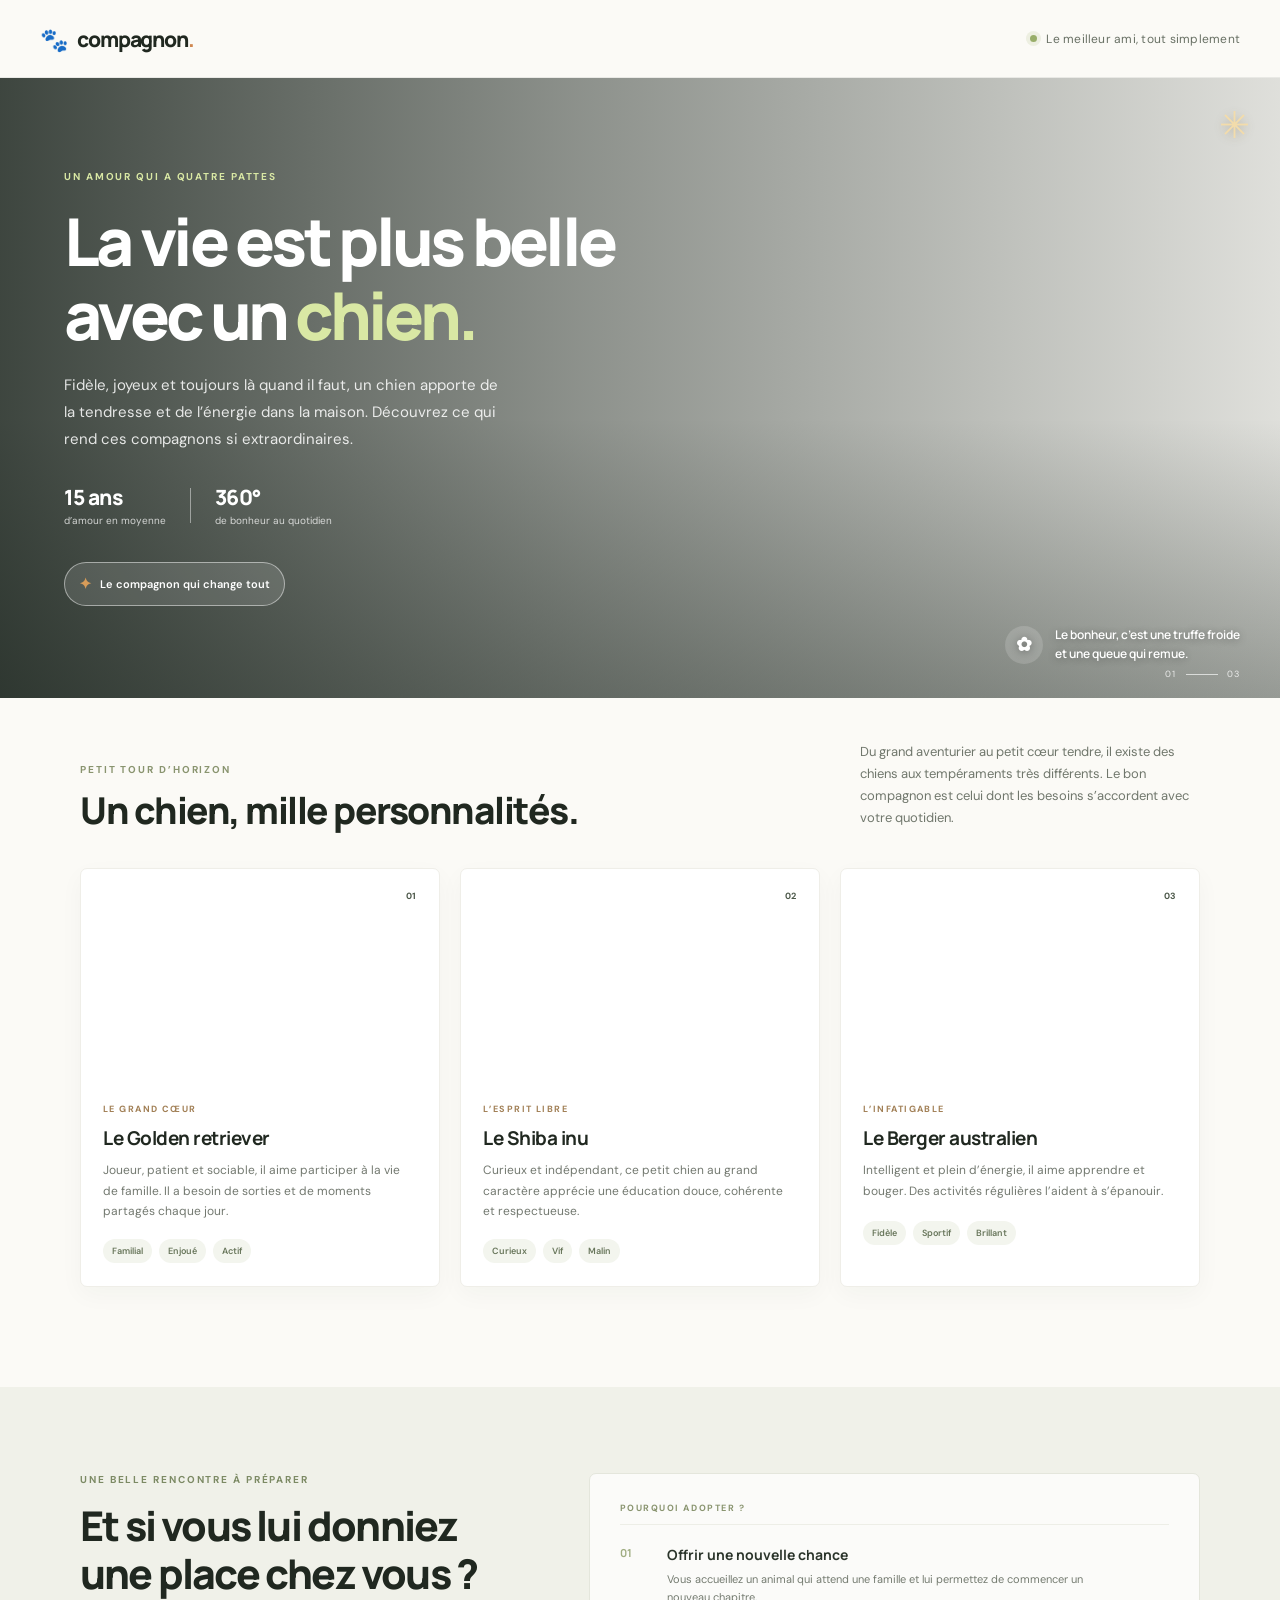
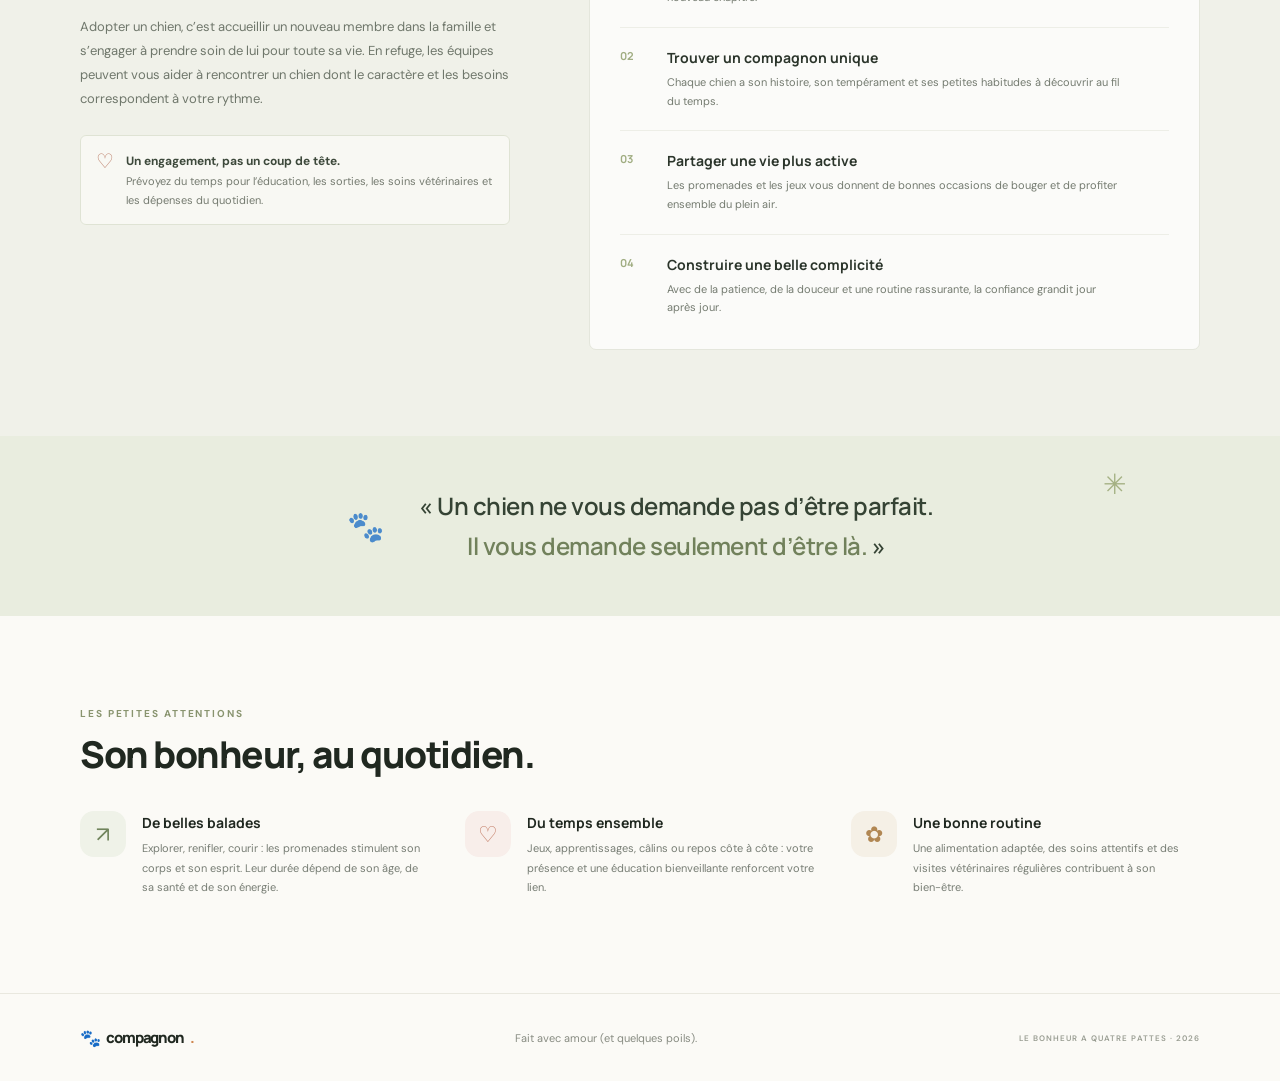
<file: Chien/index.html>
<!DOCTYPE html>
<html lang="fr">
<head>
    <meta charset="UTF-8">
    <meta name="viewport" content="width=device-width, initial-scale=1.0">
    <meta name="description" content="Dcoécouvrez le monde des chiens : races, conseils et belles histoires de compagnons fidèles.">
    <title>Compagnon — Le monde des chiens</title>
    <link rel="preconnect" href="https://fonts.googleapis.com">
    <link rel="preconnect" href="https://fonts.gstatic.com" crossorigin>
    <link href="https://fonts.googleapis.com/css2?family=DM+Sans:wght@400;500;600;700&family=Manrope:wght@400;500;600;700;800&display=swap" rel="stylesheet">
    <link rel="stylesheet" href="../css/Chien.css">
</head>
<body>
    <header class="topbar">
        <div class="topbar-inner">
            <div class="brand" aria-label="Compagnon, accueil">
                <span class="brand-mark" aria-hidden="true">🐾</span>
                <span>compagnon<span class="brand-dot">.</span></span>
            </div>
            <div class="header-note"><span class="status-dot"></span> Le meilleur ami, tout simplement</div>
        </div>
    </header>

    <main>
        <section class="hero" aria-labelledby="hero-title">
            <div class="hero-copy">
                <p class="eyebrow"><span>UN AMOUR QUI A QUATRE PATTES</span></p>
                <h1 id="hero-title">La vie est plus belle<br>avec un <span>chien.</span></h1>
                <p class="hero-text">Fidèle, joyeux et toujours là quand il faut, un chien apporte de la tendresse et de l’énergie dans la maison. Découvrez ce qui rend ces compagnons si extraordinaires.</p>
                <div class="hero-facts">
                    <div class="fact"><strong>15 ans</strong><span>d’amour en moyenne</span></div>
                    <div class="fact-divider"></div>
                    <div class="fact"><strong>360°</strong><span>de bonheur au quotidien</span></div>
                </div>
                <div class="hero-tag"><span aria-hidden="true">✦</span> Le compagnon qui change tout</div>
            </div>
            <div class="hero-photo" role="img" aria-label="Un chien heureux qui profite du soleil">
                <div class="photo-caption"><span class="caption-icon" aria-hidden="true">✿</span><span>Le bonheur, c’est une truffe froide<br>et une queue qui remue.</span></div>
                <span class="photo-sun" aria-hidden="true">✳</span>
            </div>
            <div class="hero-index" aria-hidden="true">01 <span></span> 03</div>
        </section>

        <section class="discover section-wrap" aria-labelledby="discover-title">
            <div class="section-heading">
                <div>
                    <p class="eyebrow eyebrow-dark">PETIT TOUR D’HORIZON</p>
                    <h2 id="discover-title">Un chien, mille personnalités.</h2>
                </div>
                <p class="section-intro">Du grand aventurier au petit cœur tendre, il existe des chiens aux tempéraments très différents. Le bon compagnon est celui dont les besoins s’accordent avec votre quotidien.</p>
            </div>
            <div class="breed-grid">
                <article class="breed-card breed-card-golden">
                    <div class="breed-image golden-image" role="img" aria-label="Golden retriever dans un champ"></div>
                    <div class="breed-content"><span class="breed-label">LE GRAND CŒUR</span><h3>Le Golden retriever</h3><p>Joueur, patient et sociable, il aime participer à la vie de famille. Il a besoin de sorties et de moments partagés chaque jour.</p><div class="traits"><span>Familial</span><span>Enjoué</span><span>Actif</span></div></div>
                    <span class="card-number">01</span>
                </article>
                <article class="breed-card breed-card-shiba">
                    <div class="breed-image shiba-image" role="img" aria-label="Shiba inu au pelage roux"></div>
                    <div class="breed-content"><span class="breed-label">L’ESPRIT LIBRE</span><h3>Le Shiba inu</h3><p>Curieux et indépendant, ce petit chien au grand caractère apprécie une éducation douce, cohérente et respectueuse.</p><div class="traits"><span>Curieux</span><span>Vif</span><span>Malin</span></div></div>
                    <span class="card-number">02</span>
                </article>
                <article class="breed-card breed-card-berger">
                    <div class="breed-image berger-image" role="img" aria-label="Berger australien attentif dans la nature"></div>
                    <div class="breed-content"><span class="breed-label">L’INFATIGABLE</span><h3>Le Berger australien</h3><p>Intelligent et plein d’énergie, il aime apprendre et bouger. Des activités régulières l’aident à s’épanouir.</p><div class="traits"><span>Fidèle</span><span>Sportif</span><span>Brillant</span></div></div>
                    <span class="card-number">03</span>
                </article>
            </div>
        </section>

        <section class="adoption" aria-labelledby="adoption-title">
            <div class="adoption-inner">
                <div class="adoption-intro">
                    <p class="eyebrow">UNE BELLE RENCONTRE À PRÉPARER</p>
                    <h2 id="adoption-title">Et si vous lui donniez une place chez vous&nbsp;?</h2>
                    <p>Adopter un chien, c’est accueillir un nouveau membre dans la famille et s’engager à prendre soin de lui pour toute sa vie. En refuge, les équipes peuvent vous aider à rencontrer un chien dont le caractère et les besoins correspondent à votre rythme.</p>
                    <div class="adoption-reminder"><span aria-hidden="true">♡</span><p><strong>Un engagement, pas un coup de tête.</strong><br>Prévoyez du temps pour l’éducation, les sorties, les soins vétérinaires et les dépenses du quotidien.</p></div>
                </div>
                <div class="reasons-panel">
                    <p class="reasons-kicker">POURQUOI ADOPTER ?</p>
                    <article class="reason"><span class="reason-number">01</span><div><h3>Offrir une nouvelle chance</h3><p>Vous accueillez un animal qui attend une famille et lui permettez de commencer un nouveau chapitre.</p></div></article>
                    <article class="reason"><span class="reason-number">02</span><div><h3>Trouver un compagnon unique</h3><p>Chaque chien a son histoire, son tempérament et ses petites habitudes à découvrir au fil du temps.</p></div></article>
                    <article class="reason"><span class="reason-number">03</span><div><h3>Partager une vie plus active</h3><p>Les promenades et les jeux vous donnent de bonnes occasions de bouger et de profiter ensemble du plein air.</p></div></article>
                    <article class="reason"><span class="reason-number">04</span><div><h3>Construire une belle complicité</h3><p>Avec de la patience, de la douceur et une routine rassurante, la confiance grandit jour après jour.</p></div></article>
                </div>
            </div>
        </section>

        <section class="quote-band" aria-label="Une pensée sur les chiens">
            <span class="quote-paw" aria-hidden="true">🐾</span>
            <p>« Un chien ne vous demande pas d’être parfait.<br><span>Il vous demande seulement d’être là.</span> »</p>
            <span class="quote-sparkle" aria-hidden="true">✳</span>
        </section>

        <section class="care section-wrap" aria-labelledby="care-title">
            <div class="care-heading"><p class="eyebrow eyebrow-dark">LES PETITES ATTENTIONS</p><h2 id="care-title">Son bonheur, au quotidien.</h2></div>
            <div class="care-grid">
                <article class="care-item"><span class="care-icon care-icon-walk" aria-hidden="true">↗</span><div><h3>De belles balades</h3><p>Explorer, renifler, courir : les promenades stimulent son corps et son esprit. Leur durée dépend de son âge, de sa santé et de son énergie.</p></div></article>
                <article class="care-item"><span class="care-icon care-icon-heart" aria-hidden="true">♡</span><div><h3>Du temps ensemble</h3><p>Jeux, apprentissages, câlins ou repos côte à côte : votre présence et une éducation bienveillante renforcent votre lien.</p></div></article>
                <article class="care-item"><span class="care-icon care-icon-bowl" aria-hidden="true">✿</span><div><h3>Une bonne routine</h3><p>Une alimentation adaptée, des soins attentifs et des visites vétérinaires régulières contribuent à son bien-être.</p></div></article>
            </div>
        </section>
    </main>

    <footer class="footer"><div class="footer-brand"><span aria-hidden="true">🐾</span> compagnon<span class="brand-dot">.</span></div><p>Fait avec amour (et quelques poils).</p><span class="footer-year">LE BONHEUR A QUATRE PATTES · 2026</span></footer>
</body>
</html>
</file>
<file: css/Chien.css>
@import url('https://fonts.googleapis.com/css2?family=DM+Sans:wght@400;500;600;700&family=Manrope:wght@400;500;600;700;800&display=swap');

:root {
    --ink: #202820;
    --muted: #70776c;
    --paper: #fbfaf6;
    --green: #526b45;
    --green-dark: #263a2e;
    --lime: #d9e8a4;
    --orange: #e7a15e;
    --line: #e9e8df;
}

* { box-sizing: border-box; }
html { scroll-behavior: smooth; }
body {
    margin: 0;
    background: var(--paper);
    color: var(--ink);
    font-family: 'DM Sans', sans-serif;
    -webkit-font-smoothing: antialiased;
}

.topbar { height: 78px; border-bottom: 1px solid rgba(32, 40, 32, .08); }
.topbar-inner { width: min(1200px, calc(100% - 64px)); height: 100%; margin: auto; display: flex; align-items: center; justify-content: space-between; }
.brand, .footer-brand { display: flex; align-items: center; gap: 9px; font: 800 21px 'Manrope', sans-serif; letter-spacing: -1.1px; }
.brand-mark { color: var(--green); font-size: 23px; }
.brand-dot { color: #cf8750; }
.header-note { display: flex; align-items: center; gap: 9px; color: #687064; font-size: 12px; letter-spacing: .02em; }
.status-dot { width: 7px; height: 7px; border-radius: 50%; background: #98ad69; box-shadow: 0 0 0 4px #98ad6925; }

.hero { width: 100%; min-height: 620px; margin: 0 auto; padding: 65px max(32px, calc((100% - 1200px) / 2)) 77px; display: grid; grid-template-columns: minmax(0, 1fr); align-items: center; position: relative; overflow: hidden; }
.hero-copy { max-width: 590px; padding: 12px 0 0 24px; position: relative; z-index: 1; color: #fff; }
.eyebrow { margin: 0 0 22px; color: #7c8a64; font-size: 10px; font-weight: 700; letter-spacing: .19em; }
.hero-copy .eyebrow { color: #d9e8a4; }
.hero h1, h2, h3, p { margin-top: 0; }
.hero h1 { margin-bottom: 20px; font: 800 clamp(43px, 5.2vw, 66px)/1.12 'Manrope', sans-serif; letter-spacing: -3.7px; }
.hero h1 span { color: #d9e8a4; }
.hero-text { max-width: 440px; margin-bottom: 30px; color: rgba(255, 255, 255, .86); font-size: 15px; line-height: 1.8; }
.hero-facts { display: flex; align-items: center; gap: 24px; margin-bottom: 35px; }
.fact { display: grid; gap: 3px; }
.fact strong { font: 800 21px 'Manrope', sans-serif; letter-spacing: -.7px; }
.fact span { color: rgba(255, 255, 255, .76); font-size: 10px; }
.fact-divider { height: 35px; width: 1px; background: rgba(255, 255, 255, .45); }
.hero-tag { display: inline-flex; align-items: center; gap: 8px; padding: 11px 14px; border: 1px solid rgba(255, 255, 255, .48); border-radius: 30px; color: #fff; font-size: 11px; font-weight: 600; background: rgba(255, 255, 255, .12); }
.hero-tag span { color: #d89c59; font-size: 15px; }
.hero-photo { position: absolute; z-index: 0; inset: 0; background-image: linear-gradient(90deg, rgba(20, 30, 23, .82) 0%, rgba(20, 30, 23, .48) 45%, rgba(20, 30, 23, .12) 100%), linear-gradient(0deg, rgba(20, 30, 23, .36), transparent 45%), url('https://images.unsplash.com/photo-1552053831-71594a27632d?auto=format&fit=crop&w=1800&q=90'); background-position: center, center, center 42%; background-size: cover; }
.photo-caption { position: absolute; right: max(32px, calc((100% - 1200px) / 2)); bottom: 34px; display: flex; align-items: center; gap: 12px; color: white; font: 600 12px/1.55 'Manrope', sans-serif; text-shadow: 0 1px 8px #0005; }
.caption-icon { display: grid; width: 38px; height: 38px; place-items: center; border-radius: 50%; background: #ffffff27; font-size: 19px; }
.photo-sun { position: absolute; top: 23px; right: 30px; color: #f3dcab; font-size: 37px; text-shadow: 0 2px 10px #735e2844; }
.hero-index { position: absolute; right: max(32px, calc((100% - 1200px) / 2)); bottom: 18px; display: flex; align-items: center; gap: 9px; color: rgba(255, 255, 255, .8); font-size: 9px; letter-spacing: .13em; }
.hero-index span { width: 32px; height: 1px; background: rgba(255, 255, 255, .65); }

.section-wrap { width: min(1120px, calc(100% - 64px)); margin: 0 auto; }
.discover { padding: 43px 0 100px; }
.section-heading { display: flex; align-items: end; justify-content: space-between; gap: 40px; margin-bottom: 36px; }
.eyebrow-dark { margin-bottom: 12px; color: #89946f; }
.section-heading h2, .care-heading h2 { margin-bottom: 0; font: 800 clamp(28px, 3vw, 37px)/1.2 'Manrope', sans-serif; letter-spacing: -1.5px; }
.section-intro { max-width: 340px; margin: 0 0 3px; color: var(--muted); font-size: 13px; line-height: 1.7; }
.breed-grid { display: grid; grid-template-columns: repeat(3, 1fr); gap: 20px; }
.breed-card { min-width: 0; overflow: hidden; position: relative; background: #fff; border: 1px solid #efeee8; border-radius: 7px; box-shadow: 0 8px 25px rgba(37, 48, 33, .035); transition: transform .25s ease, box-shadow .25s ease; }
.breed-card:hover { transform: translateY(-5px); box-shadow: 0 16px 32px rgba(37, 48, 33, .09); }
.breed-image { height: 205px; background-position: center; background-size: cover; }
.golden-image { background-image: url('https://images.unsplash.com/photo-1633722715463-d30f4f325e24?auto=format&fit=crop&w=900&q=80'); background-position: center 47%; }
.shiba-image { background-image: url('https://images.unsplash.com/photo-1551717743-49959800b1f6?auto=format&fit=crop&w=900&q=80'); background-position: center 46%; }
.berger-image { background-image: url('https://images.unsplash.com/photo-1589941013453-ec89f33b5e95?auto=format&fit=crop&w=900&q=80'); background-position: center 43%; }
.breed-content { padding: 22px 22px 23px; }
.breed-label { color: #a17f55; font-size: 9px; font-weight: 700; letter-spacing: .16em; }
.breed-content h3 { margin: 8px 0 9px; font: 700 19px 'Manrope', sans-serif; letter-spacing: -.5px; }
.breed-content p { min-height: 44px; margin-bottom: 17px; color: #737970; font-size: 12px; line-height: 1.7; }
.traits { display: flex; flex-wrap: wrap; gap: 7px; }
.traits span { padding: 6px 9px; border-radius: 20px; background: #f3f5ee; color: #68765b; font-size: 9px; font-weight: 600; }
.card-number { position: absolute; top: 15px; right: 15px; padding: 6px 8px; border-radius: 4px; background: #ffffffdb; color: #4c5849; font-size: 9px; font-weight: 700; }

.adoption { padding: 86px 32px; background: #f0f1e9; }
.adoption-inner { width: min(1120px, 100%); margin: 0 auto; display: grid; grid-template-columns: .83fr 1.17fr; align-items: start; gap: 75px; }
.adoption-intro { position: sticky; top: 30px; }
.adoption-intro .eyebrow { margin-bottom: 15px; }
.adoption-intro h2 { max-width: 430px; margin-bottom: 18px; font: 800 clamp(30px, 3.3vw, 41px)/1.18 'Manrope', sans-serif; letter-spacing: -1.8px; }
.adoption-intro > p:not(.eyebrow) { max-width: 430px; margin-bottom: 24px; color: #6f776b; font-size: 13px; line-height: 1.85; }
.adoption-reminder { max-width: 430px; display: flex; align-items: flex-start; gap: 12px; padding: 15px; border: 1px solid #dfe3d4; border-radius: 6px; background: #f8f8f3; }
.adoption-reminder > span { color: #bd806c; font-size: 20px; line-height: 1; }
.adoption-reminder p { margin: 0; color: #757b70; font-size: 11px; line-height: 1.7; }
.adoption-reminder strong { color: #3d493b; font-size: 12px; }
.reasons-panel { padding: 28px 30px 12px; border: 1px solid #e4e6dc; border-radius: 7px; background: rgba(255, 255, 255, .72); }
.reasons-kicker { margin-bottom: 10px; color: #89946f; font-size: 9px; font-weight: 700; letter-spacing: .17em; }
.reason { display: flex; gap: 17px; padding: 20px 0; border-top: 1px solid #edeee7; }
.reason-number { flex: 0 0 30px; color: #a0ad82; font: 700 11px 'Manrope', sans-serif; }
.reason h3 { margin: 0 0 6px; color: #2b352b; font: 700 14px 'Manrope', sans-serif; }
.reason p { max-width: 460px; margin: 0; color: #747b70; font-size: 11px; line-height: 1.7; }

.quote-band { min-height: 180px; padding: 35px 24px; display: flex; justify-content: center; align-items: center; gap: 35px; position: relative; overflow: hidden; background: #e9eddf; color: #354334; text-align: center; }
.quote-band p { margin: 0; font: 600 clamp(17px, 2.1vw, 24px)/1.65 'Manrope', sans-serif; letter-spacing: -.5px; }
.quote-band p span { color: #71815b; }
.quote-paw { font-size: 30px; opacity: .75; }
.quote-sparkle { position: absolute; right: 12%; top: 30px; color: #a5b184; font-size: 28px; }

.care { padding: 91px 0 96px; }
.care-heading { margin-bottom: 35px; }
.care-grid { display: grid; grid-template-columns: repeat(3, 1fr); gap: 36px; }
.care-item { display: flex; align-items: flex-start; gap: 16px; }
.care-icon { flex: 0 0 46px; width: 46px; height: 46px; display: grid; place-items: center; border-radius: 14px; background: #eff2e8; color: #70845c; font-size: 22px; }
.care-icon-heart { color: #c47f68; background: #f8eeea; }
.care-icon-bowl { color: #b18753; background: #f5f0e6; }
.care-item h3 { margin: 2px 0 7px; font: 700 14px 'Manrope', sans-serif; }
.care-item p { margin: 0; color: #777d74; font-size: 11px; line-height: 1.75; }
.footer { min-height: 88px; padding: 20px max(32px, calc((100% - 1120px) / 2)); display: flex; align-items: center; justify-content: space-between; gap: 18px; border-top: 1px solid var(--line); }
.footer-brand { gap: 6px; font-size: 15px; }
.footer-brand > span:first-child { font-size: 17px; }
.footer p { margin: 0; color: #878b81; font-size: 11px; }
.footer-year { color: #999d92; font-size: 8px; font-weight: 600; letter-spacing: .13em; }

@media (max-width: 800px) {
    .topbar-inner, .section-wrap { width: min(100% - 40px, 620px); }
    .hero { min-height: 620px; grid-template-columns: 1fr; gap: 32px; padding: 57px 24px 65px; }
    .hero-copy { padding-left: 0; }
    .hero h1 { font-size: clamp(46px, 9vw, 64px); }
    .photo-caption { right: 24px; bottom: 42px; }
    .hero-index { bottom: 26px; }
    .discover { padding-top: 30px; padding-bottom: 70px; }
    .section-heading { align-items: flex-start; flex-direction: column; gap: 14px; }
    .section-intro { max-width: 480px; }
    .breed-grid { grid-template-columns: 1fr 1fr; }
    .breed-card:last-child { grid-column: 1 / -1; display: grid; grid-template-columns: .9fr 1fr; }
    .breed-card:last-child .breed-image { height: 100%; min-height: 240px; }
    .adoption { padding: 68px 20px; }
    .adoption-inner { max-width: 620px; grid-template-columns: 1fr; gap: 32px; }
    .adoption-intro { position: static; }
    .care-grid { grid-template-columns: 1fr; gap: 24px; }
    .footer { padding-inline: 20px; }
}

@media (max-width: 520px) {
    .topbar { height: 68px; }
    .topbar-inner, .section-wrap { width: calc(100% - 36px); }
    .brand { font-size: 19px; }
    .header-note { max-width: 140px; font-size: 10px; }
    .hero { min-height: 590px; padding: 43px 18px 65px; gap: 27px; }
    .eyebrow { font-size: 9px; }
    .hero h1 { font-size: 45px; letter-spacing: -2.8px; }
    .hero-text { font-size: 13px; }
    .photo-caption { right: 18px; bottom: 38px; font-size: 10px; }
    .hero-index { bottom: 14px; }
    .section-heading h2, .care-heading h2 { font-size: 28px; }
    .breed-grid { grid-template-columns: 1fr; gap: 16px; }
    .breed-card:last-child { display: block; grid-column: auto; }
    .breed-card:last-child .breed-image { height: 205px; min-height: 0; }
    .breed-content p { min-height: auto; }
    .adoption { padding: 56px 18px; }
    .adoption-intro h2 { font-size: 30px; }
    .reasons-panel { padding: 23px 19px 8px; }
    .reason { gap: 12px; padding: 17px 0; }
    .quote-band { min-height: 155px; gap: 14px; }
    .quote-paw { font-size: 22px; }
    .quote-band p { font-size: 15px; }
    .quote-sparkle { right: 6%; top: 15px; font-size: 20px; }
    .care { padding: 66px 0; }
    .footer { min-height: 100px; flex-wrap: wrap; justify-content: center; text-align: center; gap: 7px 18px; }
    .footer-brand { flex-basis: 100%; justify-content: center; }
    .footer-year { font-size: 7px; }
}

@media (prefers-reduced-motion: reduce) {
    *, *::before, *::after { scroll-behavior: auto !important; transition-duration: .01ms !important; }
}
</file>
